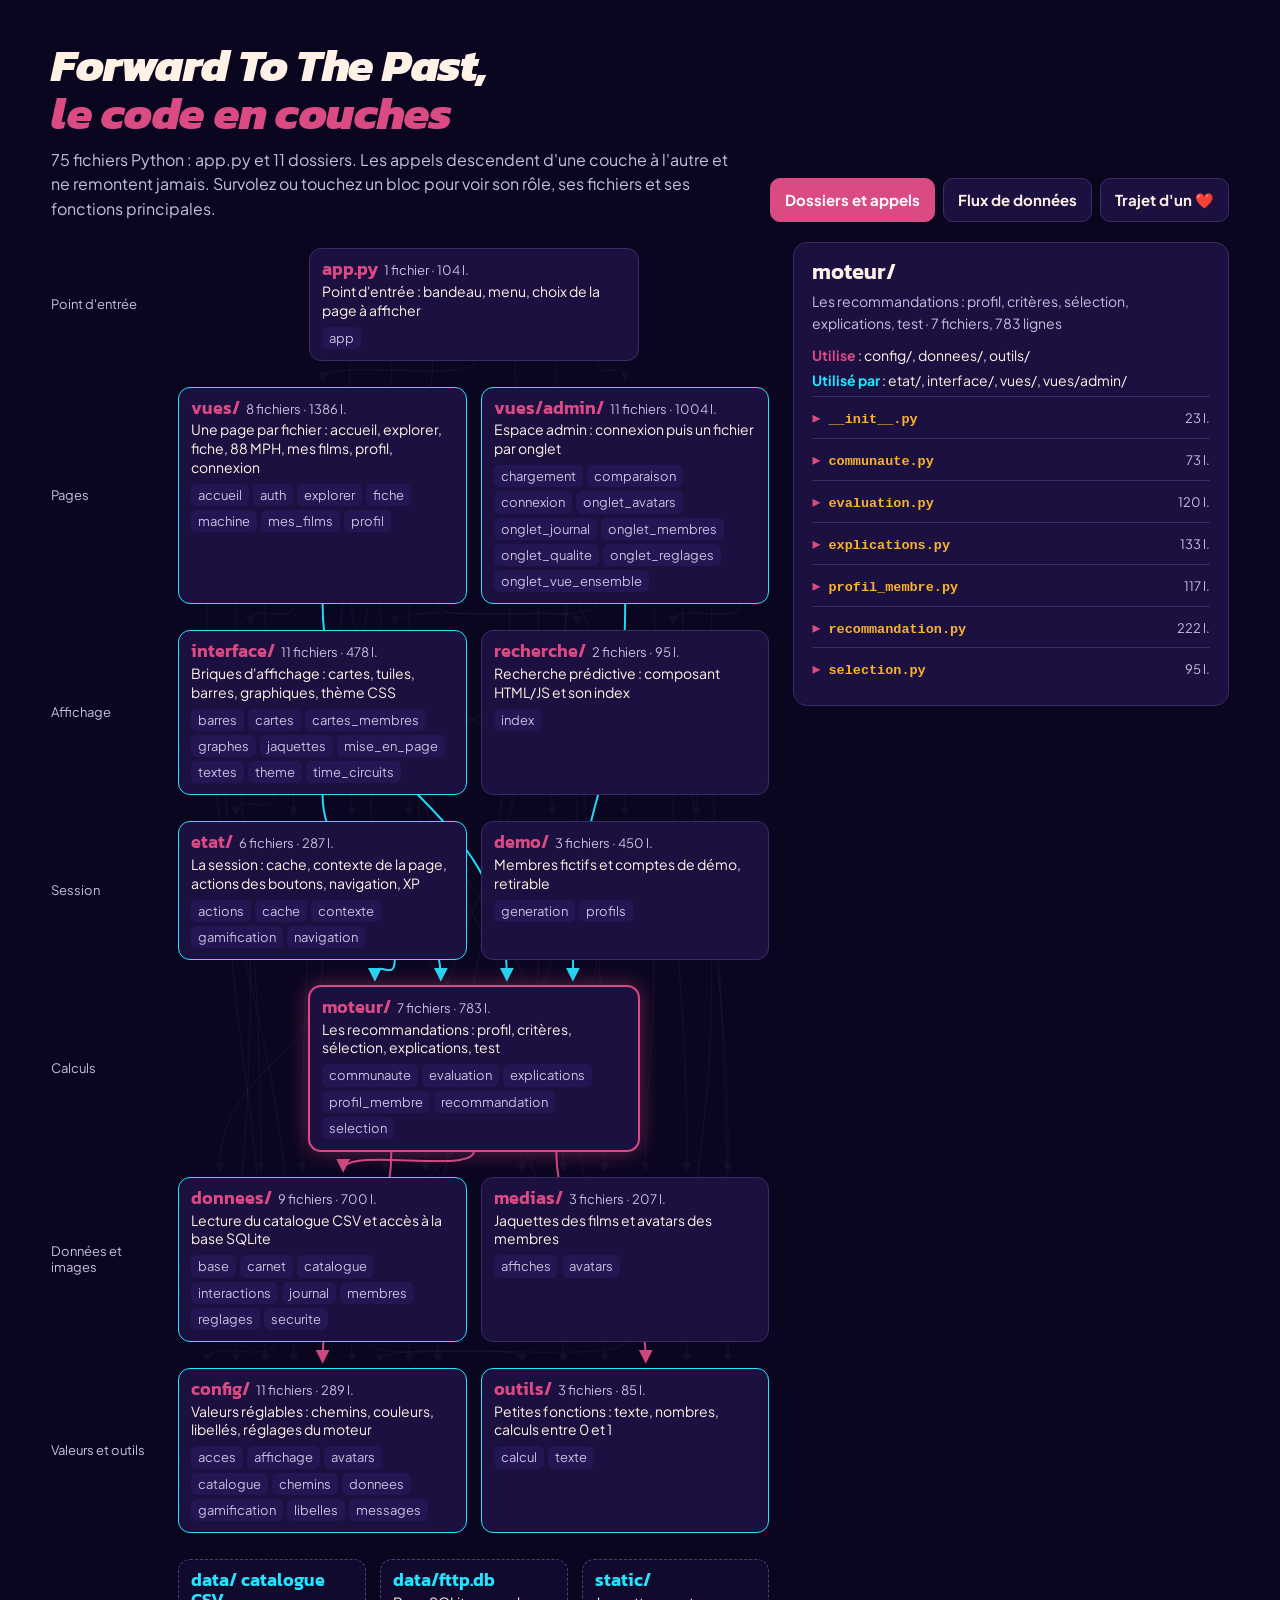
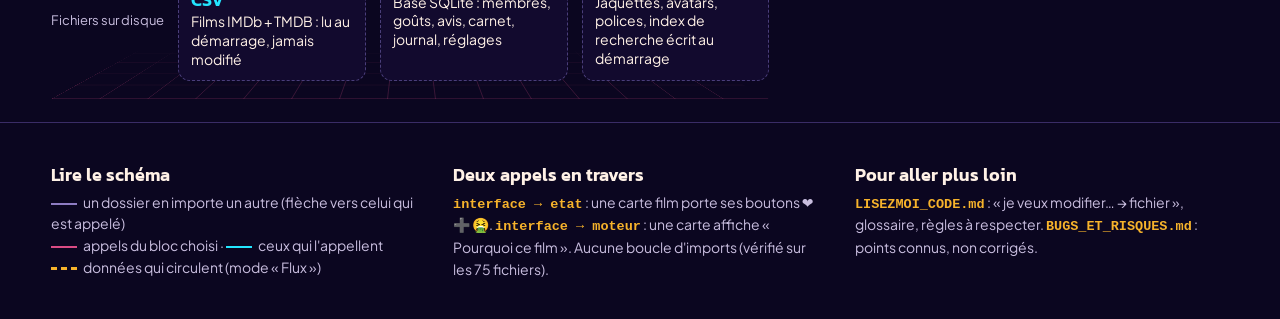
<file: architecture.html>
<!DOCTYPE html>
<html lang="fr">
<head>
<meta charset="utf-8">
<meta name="viewport" content="width=device-width, initial-scale=1">
<title>Architecture FTTP</title>
<link rel="preconnect" href="https://fonts.googleapis.com">
<link rel="stylesheet" href="https://fonts.googleapis.com/css2?family=Kanit:ital,wght@0,600;1,800&family=Plus+Jakarta+Sans:wght@400;600;700&display=swap">
<style>
/* VOICE  technique, pour un novice qui reprend le code : précis, aéré, rien de décoratif sans sens
   IDEA   le tableau de bord de la DeLorean : une pile de circuits, du point d'entrée jusqu'aux fichiers sur disque
   PICTURE le schéma des 11 dossiers et d'app.py en couches, fils d'appels et flux de données, jeton qui suit un clic ❤️
   COLOUR nuit #0B0620 (fond de l'app), cartes #1C1040, rose néon #DA4B84, turquoise #23E5FF, ambre #F7B32B
   TYPE   Kanit (titres, comme la bannière de l'app) + Plus Jakarta Sans (texte, comme l'app)
   LAYOUT ordinateur : schéma 62 % + panneau de détail collant ; téléphone : titre, schéma, panneau */
:root{color-scheme:dark;--bg:#0B0620;--carte:#1C1040;--carte2:#251552;--ligne:#3A2C66;--ink:#FFF1E6;--doux:#C9BEDF;--rose:#DA4B84;--teal:#23E5FF;--ambre:#F7B32B;--violet:#8E7CC3}
*{box-sizing:border-box;min-width:0}
html,body{margin:0;background:var(--bg);color:var(--ink)}
body{font:16px/1.55 "Plus Jakarta Sans",system-ui,sans-serif;overflow-x:clip}
.band{padding:clamp(20px,3.2vw,44px) max(4vw,16px)}
h1{font:italic 800 clamp(30px,4.4vw,46px)/1.05 Kanit,Impact,sans-serif;letter-spacing:-.01em;margin:0 0 10px;text-wrap:balance}
h1 b{color:var(--rose);font-weight:800}
h2{font:600 22px/1.2 Kanit,sans-serif;margin:0 0 6px}
.tete{display:grid;grid-template-columns:minmax(0,1fr) auto;gap:16px 32px;align-items:end;padding-bottom:12px}
.tete p{margin:0;color:var(--doux);max-width:66ch}
.modes{display:flex;flex-wrap:wrap;gap:8px}
.modes button,.nav button{font:700 15px "Plus Jakarta Sans",sans-serif;color:var(--ink);background:var(--carte);border:1px solid var(--ligne);border-radius:10px;padding:10px 14px;min-height:44px;cursor:pointer}
.modes button[aria-pressed=true]{background:var(--rose);border-color:var(--rose);color:#fff}
button:focus-visible,.bloc:focus-visible,summary:focus-visible,li:focus-visible{outline:2px solid var(--teal);outline-offset:2px}
.grille{display:grid;grid-template-columns:minmax(0,1.65fr) minmax(0,1fr);gap:24px;align-items:start;padding-top:8px}
.schema{position:relative;padding:6px 0 0}
#fils{position:absolute;inset:0;width:100%;height:100%;pointer-events:none;overflow:visible}
.couche{position:relative;display:grid;grid-template-columns:7.2em minmax(0,1fr);gap:12px;align-items:center;margin-bottom:26px}
.couche:last-child{margin-bottom:0}
.etiq{font-size:13px;color:var(--doux);line-height:1.25}
.rang{display:flex;gap:14px;justify-content:center;flex-wrap:wrap}
.bloc{position:relative;z-index:1;flex:1 1 0;max-width:330px;background:var(--carte);border:1px solid var(--ligne);border-radius:12px;padding:10px 12px 11px;cursor:pointer;transition:border-color .15s,box-shadow .15s,opacity .15s}
.bloc .nom{font:600 18px/1.1 Kanit,sans-serif;color:var(--rose)}
.bloc .nom small{font:400 13px "Plus Jakarta Sans",sans-serif;color:var(--doux);margin-left:6px;white-space:nowrap;display:inline-block}
.bloc .role{font-size:14px;line-height:1.35;margin-top:3px}
.bloc .puces{display:flex;flex-wrap:wrap;gap:4px;margin-top:7px}
.bloc .puces span{font-size:13px;padding:1px 7px;border-radius:6px;background:var(--carte2);color:var(--doux)}
.bloc.disque{background:#120A2E;border-style:dashed;border-color:#4A3E7A}
.bloc.disque .nom{color:var(--teal)}
.bloc.actif{border-color:var(--rose);box-shadow:0 0 0 1px var(--rose),0 0 22px rgba(218,75,132,.45)}
.bloc.lie{border-color:var(--teal)}
.bloc.eteint{opacity:.38}
.sol{position:absolute;left:0;right:0;bottom:-18px;height:96px;z-index:0;pointer-events:none;background:linear-gradient(transparent 0 0),repeating-linear-gradient(90deg,rgba(218,75,132,.22) 0 1px,transparent 1px 48px),repeating-linear-gradient(0deg,rgba(218,75,132,.22) 0 1px,transparent 1px 22px);transform:perspective(220px) rotateX(48deg);transform-origin:bottom;mask-image:linear-gradient(transparent,#000 70%)}
path.appel{fill:none;stroke:var(--violet);stroke-width:1.3;opacity:.28}
path.appel.sort{stroke:var(--rose);opacity:.95;stroke-width:2}
path.appel.entre{stroke:var(--teal);opacity:.95;stroke-width:2}
path.appel.cache{opacity:.06}
path.flux{fill:none;stroke:var(--ambre);stroke-width:3.2;stroke-dasharray:9 7;opacity:.9}
path.flux.vu{stroke:var(--teal);stroke-width:4;opacity:1}
path.trajet{fill:none;stroke:var(--rose);stroke-width:3;opacity:.9}
circle.jeton{fill:#fff;stroke:var(--rose);stroke-width:4}
@media (prefers-reduced-motion:no-preference){path.flux{animation:defile 1.1s linear infinite}circle.jeton{transition:cx .55s ease,cy .55s ease}}
@keyframes defile{to{stroke-dashoffset:-16}}
aside{position:sticky;top:12px;background:var(--carte);border:1px solid var(--ligne);border-radius:14px;padding:16px 18px;max-height:calc(100svh - 24px);overflow:auto}
aside .sous{color:var(--doux);font-size:14px;margin:0 0 10px}
aside .deps{font-size:14px;margin:4px 0}
aside .deps b{color:var(--teal);font-weight:700}
aside .deps b.r{color:var(--rose)}
details{border-top:1px solid var(--ligne);padding:8px 0}
summary{cursor:pointer;font-weight:700;list-style:none;display:flex;gap:8px;align-items:baseline}
summary::-webkit-details-marker{display:none}
summary::before{content:"▸";color:var(--rose)}
details[open] summary::before{content:"▾"}
summary .lg{margin-left:auto;font-weight:400;color:var(--doux);font-size:13px;white-space:nowrap}
details p{margin:4px 0 6px 16px;font-size:14px;color:var(--doux)}
details ul{margin:0 0 4px 16px;padding:0;list-style:none;font-size:14px}
details li{padding:2px 0}
code{font:600 13.5px/1.4 ui-monospace,Consolas,monospace;color:var(--ambre);overflow-wrap:anywhere}
ol.etapes,ul.flux{margin:10px 0 0;padding:0;list-style:none;counter-reset:e}
ol.etapes li,ul.flux li{counter-increment:e;display:grid;grid-template-columns:2em minmax(0,1fr);gap:6px;padding:7px 6px;border-radius:8px;cursor:pointer;font-size:14px}
ol.etapes li::before{content:counter(e);font:600 16px Kanit,sans-serif;color:var(--doux)}
ul.flux li::before{content:"⇢";color:var(--ambre);font-weight:700}
ol.etapes li.ici,ul.flux li.ici{background:var(--carte2)}
ol.etapes li.ici::before{color:var(--rose)}
ol.etapes li.fait::before{color:var(--teal)}
.grand{font:600 20px/1.3 Kanit,sans-serif;margin:6px 0 4px}
.nav{display:flex;gap:8px;flex-wrap:wrap;margin:10px 0 2px}
.nav button[disabled]{opacity:.4;cursor:default}
.pied{display:grid;grid-template-columns:repeat(auto-fit,minmax(15em,1fr));gap:18px 28px;color:var(--doux);font-size:14px;border-top:1px solid var(--ligne)}
.pied h2{color:var(--ink);font-size:18px}
.pied p{margin:0}
.cle{display:inline-block;width:26px;height:0;border-top:2px solid;vertical-align:middle;margin-right:6px}
@media (max-width:900px){.grille{grid-template-columns:minmax(0,1fr)}aside{position:static;max-height:none}.tete{grid-template-columns:minmax(0,1fr)}}
@media (max-width:600px){.couche{grid-template-columns:minmax(0,1fr);gap:4px;margin-bottom:22px}.etiq{text-align:center}.rang{gap:10px}.bloc{padding:8px 9px}.bloc .role{font-size:13px}.bloc .puces{display:none}.bloc .nom{font-size:16px}}
</style>
</head>
<body>
<header class="band tete">
  <div>
    <h1>Forward To The Past, <b>le code en couches</b></h1>
    <p>75 fichiers Python : app.py et 11 dossiers. Les appels descendent d'une couche à l'autre et ne remontent jamais.
      Survolez ou touchez un bloc pour voir son rôle, ses fichiers et ses fonctions principales.</p>
  </div>
  <div class="modes" role="group" aria-label="Affichage">
    <button id="m-appels" aria-pressed="true">Dossiers et appels</button>
    <button id="m-flux" aria-pressed="false">Flux de données</button>
    <button id="m-trajet" aria-pressed="false">Trajet d'un ❤️</button>
  </div>
</header>
<main class="band grille">
  <section class="schema" id="schema" aria-label="Schéma de l'architecture"><svg id="fils" aria-hidden="true"></svg></section>
  <aside id="panneau" aria-live="polite"></aside>
</main>
<section class="band pied">
  <div><h2>Lire le schéma</h2>
    <p><span class="cle" style="border-color:var(--violet)"></span>un dossier en importe un autre (flèche vers celui qui est appelé)</p>
    <p><span class="cle" style="border-color:var(--rose)"></span>appels du bloc choisi · <span class="cle" style="border-color:var(--teal)"></span>ceux qui l'appellent</p>
    <p><span class="cle" style="border-color:var(--ambre);border-top-style:dashed;border-top-width:3px"></span>données qui circulent (mode « Flux »)</p></div>
  <div><h2>Deux appels en travers</h2>
    <p><code>interface → etat</code> : une carte film porte ses boutons ❤️ ➕ 🤮. <code>interface → moteur</code> : une carte affiche « Pourquoi ce film ». Aucune boucle d'imports (vérifié sur les 75 fichiers).</p></div>
  <div><h2>Pour aller plus loin</h2>
    <p><code>LISEZMOI_CODE.md</code> : « je veux modifier… → fichier », glossaire, règles à respecter. <code>BUGS_ET_RISQUES.md</code> : points connus, non corrigés.</p></div>
</section>
<script type="application/json" id="donnees">{"fichiers":{"app":[{"n":"app.py","l":104,"r":"Forward To The Past · ciné-club. Lancer avec : python -m streamlit run app.py","f":[["etat_initial","Valeurs de départ de la session : détection mobile au premier chargement, page d'accueil."],["entete","Bandeau du haut : logo, interrupteur Mobile, bouton Admin, puis menu des pages et compte du membre."],["main","Point d'entrée : thème, catalogue, base (démo créée si vide), contexte, puis la page demandée."]]}],"config":[{"n":"__init__.py","l":5,"r":"Configuration : valeurs fixes de l'app (réglages, libellés, chemins). Aucun calcul ici.","f":[]},{"n":"acces.py","l":10,"r":"Accès et sécurité des écrans de connexion : nombre d'essais, durée de blocage, code admin de démonstration.","f":[]},{"n":"affichage.py","l":44,"r":"Constantes d'affichage partagées : emoji des genres, libellés des décennies, boutons de réaction, couleurs.","f":[]},{"n":"avatars.py","l":36,"r":"Galerie d'avatars d'origine : catégories, libellés, avatar par défaut, anciennes clés des versions précédentes.","f":[]},{"n":"catalogue.py","l":27,"r":"Paramètres du catalogue de films (fichier CSV) : nom, emplacements possibles, colonnes obligatoires, libellés.","f":[]},{"n":"chemins.py","l":17,"r":"Emplacements des dossiers et adresses web de l'app, calculés une fois depuis la racine du projet.","f":[]},{"n":"donnees.py","l":16,"r":"Constantes de la base de données : sécurité des mots de passe, types d'interactions, tranches d'âge, lieux.","f":[]},{"n":"gamification.py","l":8,"r":"Niveaux de la gamification : (points d'expérience minimum, titre du niveau).","f":[]},{"n":"libelles.py","l":43,"r":"Libellés et listes de choix des écrans : préférences, tris, onglets, humeurs, sauts dans le temps, étapes…","f":[]},{"n":"messages.py","l":16,"r":"Messages (toasts) affichés après une réaction ❤️ ➕ 🤮 ou « déjà vu » : (type, ajouté ?) → (icône, texte).","f":[]},{"n":"reglages_moteur.py","l":67,"r":"Réglages du moteur de recommandation : valeurs d'usine, curseurs de l'admin, profils prêts à l'emploi.","f":[]}],"demo":[{"n":"__init__.py","l":14,"r":"Démonstration : 180 membres fictifs et 8 comptes de démo, pour que l'app soit vivante dès le premier lancement.","f":[]},{"n":"generation.py","l":349,"r":"Génère des membres fictifs cohérents pour la démo (préférences, j'aime, notes, liste, connexions).","f":[["generer","Crée `nb` membres fictifs et toute leur activité. L'ordre des étapes fixe l'ordre des tirages au"],["main","Commande terminal : vérifie le catalogue et la base, génère les membres et affiche le bilan."]]},{"n":"profils.py","l":87,"r":"Données de démonstration : comptes de démo, prénoms, noms, villes, « tribus » de goûts, avis types.","f":[]}],"donnees":[{"n":"__init__.py","l":5,"r":"Données : base SQLite (un fichier par table ou sujet) et lecture du catalogue CSV.","f":[]},{"n":"base.py","l":132,"r":"Base SQLite : emplacement du fichier, structure des tables, ouverture des connexions, lectures libres.","f":[["maintenant","Date et heure actuelles au format de la base (« AAAA-MM-JJ HH:MM:SS »)."],["connexion","Ouvre la base SQLite le temps d'un bloc `with` : valide si tout va bien, annule sinon."],["initialiser","Crée les tables si besoin et met à niveau une base d'une version précédente."],["nb_membres","Nombre de comptes enregistrés (réels et fictifs)."],["requete","Lecture seule pour les statistiques admin."]]},{"n":"carnet.py","l":40,"r":"Carnet de séance (table seances) : date, lieu, note et avis d'un film vu ; une séance vaut « déjà vu » pour le moteur.","f":[["seances","{tconst: {date_seance, lieu, note, avis}} du plus récent au plus ancien."],["enregistrer_seance","Ajoute ou met à jour une séance ; elle vaut « vu » et, si notée, une note pour le moteur."],["retirer_seance","Supprime la séance d'un film et les « vu » / notes ajoutés par le carnet."]]},{"n":"catalogue.py","l":192,"r":"Catalogue de films : recherche du fichier CSV, contrôle et nettoyage des colonnes, index (genres, personnes, résumés TF-IDF) et recherche par titre ou par nom.","f":[["chemin_csv","Chemin explicite (FTTP_CATALOGUE), puis dossier data/ du projet, puis Drive officiel."],["Catalogue","Le catalogue en mémoire : le tableau des films et, pour le moteur, des colonnes prêtes au calcul"],["lire_catalogue","Lit et contrôle le CSV (colonnes, clés IMDb) puis construit le Catalogue."]]},{"n":"interactions.py","l":68,"r":"Avis des membres (table interactions) : ❤️ j'aime, 🤮 pas pour moi, ➕ à voir, déjà vu, notes.","f":[["interactions","{type: {tconst: valeur}} pour un membre."],["basculer","Active/désactive une interaction. Retourne True si elle est maintenant active."],["noter","Enregistre, remplace ou efface (note=None) la note d'un membre pour un film."],["toutes_interactions","Toutes les interactions (pour le filtrage collaboratif et les stats admin)."],["version_communaute","Empreinte légère qui change dès qu'une interaction est ajoutée ou retirée (clé de cache)."]]},{"n":"journal.py","l":20,"r":"Journal d'activité (table evenements) : connexions, recherches, fiches ouvertes, actions de l'admin.","f":[["journaliser","Ajoute un événement au journal d'activité (détail converti en JSON si besoin)."]]},{"n":"membres.py","l":168,"r":"Membres (tables utilisateurs et preferences) : inscription, connexion, profil, goûts déclarés, export et suppression RGPD, comptes de démonstration.","f":[["creer_membre","Crée un compte avec ses préférences et ses coups de cœur ; renvoie son identifiant."],["email_existe","Vrai si un compte utilise déjà cette adresse (sans tenir compte des majuscules)."],["authentifier","Vérifie e-mail + mot de passe ; renvoie l'identifiant du membre ou None."],["membre","Fiche complète d'un membre (dictionnaire), ou None s'il n'existe pas."],["modifier_membre","Met à jour les champs autorisés du profil (prénom, pseudo, avatar…) ; ignore les autres."],["changer_mdp","Remplace le mot de passe si l'ancien est correct ; renvoie True si c'est fait."],["supprimer_membre","Droit à l'effacement (RGPD art. 17) : supprime le membre, ses préférences et interactions."],["export_membre","Droit d'accès / portabilité (RGPD art. 15 et 20) : toutes les données du membre, hors hash."],["ecrire_preferences","Écrit (ou remplace) les préférences d'un membre dans une connexion déjà ouverte."],["enregistrer_preferences","Enregistre les préférences modifiées depuis le profil et le note au journal."],["preferences","Préférences déclarées d'un membre (valeurs « indifférent » s'il n'en a pas)."],["membres_demo","Les 8 comptes de démonstration proposés sur la page d'accueil publique."],["connecter_demo","Connexion en un clic, réservée aux comptes de démonstration (est_demo = 1)."],["liste_pour_selection","Tous les membres pour les listes déroulantes de l'admin : comptes démo d'abord, puis réels, puis fictifs."]]},{"n":"reglages.py","l":36,"r":"Réglages du moteur enregistrés par l'admin (table parametres) : lecture, écriture, date de modification.","f":[["lire_parametres","Réglages du moteur enregistrés par l'admin, complétés par les valeurs par défaut."],["ecrire_parametres","Enregistre les réglages du moteur et le note au journal."],["date_parametres","Date du dernier enregistrement des réglages, ou None."]]},{"n":"securite.py","l":39,"r":"Mots de passe : empreinte PBKDF2-SHA256 (600 000 itérations, sel unique — recommandation OWASP), vérification, robustesse.","f":[["hacher","Empreinte PBKDF2-SHA256 salée du mot de passe (le mot de passe n'est jamais stocké)."],["verifier","Vrai si le mot de passe correspond à l'empreinte stockée (comparaison à temps constant)."],["robustesse","Score 0-4 et libellé, pour la jauge à l'inscription."]]}],"etat":[{"n":"__init__.py","l":5,"r":"État de l'app : cache, contexte de la page, actions des boutons, navigation, gamification.","f":[]},{"n":"actions.py","l":71,"r":"Actions des boutons (callbacks) : ❤️ ➕ 🤮 vu, note, carnet de séance, et messages (toasts) qui les confirment.","f":[["annoncer","Met un toast en file d'attente. Un callback ne doit rien afficher lui-même : pendant la relance"],["afficher_toasts","Affiche puis vide les messages en attente (posés par annoncer pendant un clic)."],["basculer","Ajoute ou retire une réaction (❤️, ➕, 🤮, vu) pour le membre connecté, avec message."],["noter","Enregistre la note choisie avec les étoiles (0 à 4 à l'écran → 1 à 5 en base)."],["enregistrer_seance","Enregistre la séance saisie dans le carnet (date, lieu, note, avis)."],["retirer_seance","Retire la séance d'un film du carnet du membre connecté."]]},{"n":"cache.py","l":66,"r":"Chargements mis en mémoire (cache Streamlit) : catalogue de films, communauté des membres, réglages du moteur.","f":[["catalogue","Catalogue prêt à l'emploi : CSV du dossier data/, sinon fichier déposé par l'utilisateur ;"],["communaute","Données communautaires à jour (recalculées seulement si les interactions ont changé)."],["parametres","Réglages actuels du moteur."]]},{"n":"contexte.py","l":61,"r":"Contexte d'une exécution de page (Ctx) : catalogue, communauté, réglages, affichage mobile, et le membre connecté (fiche, préférences, avis, profil moteur, carnet). Construit une fois au début de chaque affichage.","f":[["Ctx","Tout ce dont une page a besoin, construit une fois par affichage : catalogue, communauté, réglages,"],["construire","Construit le contexte de la page ; déconnecte si le compte a été supprimé entre-temps."]]},{"n":"gamification.py","l":48,"r":"Gamification : points d'expérience (XP), niveau atteint et badges avec leur progression.","f":[["xp","Points d'expérience : 50 au départ + points par réaction, note, vu et connexion (plafonnée)."],["niveau","(numéro, titre, progression vers le niveau suivant 0-1, points restants)."],["badges","Badges avec progression : icône, titre, condition, valeur atteinte, objectif."]]},{"n":"navigation.py","l":36,"r":"Navigation entre les écrans (mémorisée dans la session) : aller à une page, ouvrir une fiche film, revenir, se déconnecter.","f":[["ouvrir_fiche","Ouvre la fiche d'un film en retenant la page d'où l'on vient (pour « Retour »)."],["aller","Change de page et ferme la fiche ouverte."],["retour","Bouton « ← Retour » de la fiche film : revient à la page d'où elle a été ouverte."],["deconnecter","Oublie le membre et les étapes en cours, puis revient à l'accueil."]]}],"interface":[{"n":"__init__.py","l":6,"r":"Interface : tout ce qui se voit à l'écran — thème CSS (dossier style/) et briques réutilisables (cartes, tuiles, barres, jaquettes, graphiques, Time Circuits). Elles dessinent, elles ne décident pas.","f":[]},{"n":"barres.py","l":32,"r":"Barres de répartition colorées avec légende (« recette » du moteur, goûts d'un membre) et pastilles de goûts.","f":[["barre","Barre de répartition colorée + légende (« recette » du moteur, goûts d'un membre)."],["gouts_html","Puces « genre + pourcentage » des 5 goûts principaux (vide s'il n'y en a pas)."]]},{"n":"cartes.py","l":95,"r":"Cartes film (affiche, réactions ❤️ ➕ 🤮, score, chiffres) et grilles de cartes ; ligne compacte de « Mes films ».","f":[["reactions","Ligne « année · genre » + boutons ❤️ ➕ 🤮 (clé des boutons : <prefixe>_<type>_<suffixe>). Carte et fiche film."],["carte","Carte d'un film : jaquette cliquable, note, entrées, raison de la recommandation et boutons de réaction"],["grille","Rangée de cartes ; message « Rien à afficher » si la liste est vide."],["ligne_film","Carte-ligne : un clic ouvre la fiche, la corbeille (en bas à droite) retire le film de la liste."]]},{"n":"cartes_membres.py","l":35,"r":"Cartes membres (« Qui passe la séance ce soir ? », jumeaux ciné) et galerie d'avatars cliquable.","f":[["carte_membre_html","Carte d'un membre ou d'un avatar (image, nom, pseudo, genres, mention)."],["carte_membre_cliquable","Carte HTML recouverte d'un bouton invisible qui déclenche `rappel(*args)`."],["grille_avatars","Grille des avatars d'une catégorie ; un clic appelle `rappel(cle_avatar)`."]]},{"n":"graphes.py","l":30,"r":"Thème Plotly commun : lisible d'abord (marges automatiques, textes contrastés, grilles discrètes).","f":[["theme","Applique le thème néon commun (fond, police, marges, légende, info-bulles) à un graphique."]]},{"n":"jaquettes.py","l":32,"r":"Bandes de jaquettes non cliquables, avec pastilles (🆕, ↑2, ✅…) : aperçus et tests de l'admin.","f":[["jaquettes","Bande de jaquettes non cliquables, avec pastille (🆕, ↑2, ✅…) et classe CSS par film."]]},{"n":"mise_en_page.py","l":44,"r":"Éléments de mise en page : titre de section (avec sous-titre) et grande bannière d'accueil (DeLorean).","f":[["section","Titre de rubrique avec sous-titre facultatif."],["banniere","Grande bannière d'en-tête de page (pastille, titre sur deux lignes, texte)."],["colonnes","Colonnes sur ordinateur, blocs empilés sur mobile."],["selon_ecran","Choisit la valeur adaptée à l'écran : valeurs = (ordinateur, mobile), par exemple FILMS_PAR_RANGEE = (4, 2)."]]},{"n":"textes.py","l":57,"r":"Petits morceaux de texte et de HTML des films : logo, année · genre · durée, note, origine, étoiles, résumé court.","f":[["logo_html","Logo texte du bandeau."],["meta_film","Ligne courte « année · genre · durée » d'un film (éléments inconnus omis)."],["note_txt","Note au format français « 7,4 » (vide si inconnue)."],["origine_txt","Libellé de l'origine de production (ex. « France », « Coproduction »)."],["etoiles","Note de 0 à 5 dessinée en étoiles pleines et vides."],["resume_court","« Réalisé par … », ou à défaut le titre original."],["balise_affiche","Balise <img> d'une affiche (le titre est gardé dans data-t) ; « paresseuse » = chargée seulement quand visible."]]},{"n":"theme.py","l":60,"r":"Thème visuel « Vice ciné-club 88 MPH » : assemble le CSS de l'app à partir des fichiers de interface/style/.","f":[["style","CSS injecté dans le flux principal (un st.html « style seul » irait dans le conteneur d'événements,"],["injecter_theme","Injecte le CSS de base, plus le CSS mobile et le cadre de téléphone si besoin."]]},{"n":"time_circuits.py","l":59,"r":"Time Circuits de la DeLorean (88 MPH › Convecteur) : trois rangées d'afficheurs DESTINATION / PRESENT / LAST TIME DEPARTED.","f":[["moment","Une date au format des Time Circuits : NOV 22 1984 · PM · 08:41."],["circuits_temps","Les trois rangées des Time Circuits. rang : couleur (r/v/a), plaque, apres (moment), avant (moment, optionnel),"]]},{"n":"tuiles.py","l":28,"r":"Tuiles de chiffres : tuile simple (Mon Rewind, carnet), carte KPI et tuile de score de l'admin.","f":[["tuile","Tuile de chiffre clé : titre, grande valeur, détail."],["tuile_kpi","Carte KPI : même structure pour toutes (titre / valeur / pastille) → textes alignés d'une carte à l'autre."],["tuile_score","Tuile de score de l'admin (qualité, simulation) : titre, grande valeur, puis lignes de détail (HTML déjà prêt)."]]}],"medias":[{"n":"__init__.py","l":5,"r":"Médias : images de l'app (avatars des membres, affiches des films).","f":[]},{"n":"affiches.py","l":25,"r":"Affiches des films : image locale (static/affiches, fonctionne sans internet) sinon serveur d'images TMDB.","f":[["affiches_locales","Noms des jaquettes présentes dans static/affiches (ensemble vide si le dossier manque)."],["url_affiche","Affiche locale vérifiée (static/affiches, fonctionne hors-ligne) sinon serveur d'images TMDB."]]},{"n":"avatars.py","l":177,"r":"Galerie d'avatars façon « Qui regarde ? » de Netflix, extensible depuis l'espace admin.","f":[["catalogue","{clé: {libelle, categorie, actif}} dans l'ordre d'affichage (actifs seulement par défaut)."],["enregistrer_meta","Écrit la description des avatars et vide les caches correspondants."],["categories","Catégories d'avatars présentes, dans l'ordre prévu puis les nouvelles par ordre alphabétique."],["par_categorie","Clés des avatars d'une catégorie (toutes si None ou « Tous »)."],["cle_valide","Clé d'avatar existante : convertit les anciennes clés, sinon avatar par défaut."],["nom","Libellé lisible d'un avatar."],["url","Adresse web de l'image d'un avatar."],["data_uri","Image de l'avatar intégrée au HTML (miniature si elle existe) ; vide si illisible."],["img","Balise <img> carrée d'un avatar, à la taille demandée."],["decouper_planche","Découpe une planche de portraits en cases, en repérant les coutures entre images."],["importer_planche","Découpe, enregistre les 6 avatars et les ajoute au catalogue. Retourne les nouvelles clés."],["apercu_planche","Aperçu du découpage d'une planche avant import (même découpage que l'import)."]]}],"moteur":[{"n":"__init__.py","l":23,"r":"Moteur de recommandation 2.0 du ciné-club Forward To The Past.","f":[]},{"n":"communaute.py","l":73,"r":"Filtrage collaboratif : matrice membres × films des « j'aime », films aimés par les mêmes membres, membres aux goûts proches (« jumeaux ciné »), tendances des 30 derniers jours.","f":[["Communaute","Matrice membres × films des « j'aime » (j'aime + notes ≥ 4)."]]},{"n":"evaluation.py","l":120,"r":"Évaluation hors-ligne du moteur (onglet admin « Qualité du moteur ») : on cache 20 % des films aimés de chaque membre et on mesure si le moteur les retrouve, comparé à « les plus populaires » et « au hasard ».","f":[["evaluer","Cache 20 % des films aimés de chaque membre et mesure si le moteur les retrouve dans son top k."]]},{"n":"explications.py","l":133,"r":"Explications « Pourquoi ce film ? » : traduit les critères qui ont le plus pesé en phrases lisibles (« 🎭 Même genre : Comédie », « 🌟 Avec Jean Reno »…), de la plus forte à la plus faible contribution.","f":[["pourquoi","Raisons lisibles, de la plus forte à la plus faible contribution."]]},{"n":"profil_membre.py","l":117,"r":"Profil d'un membre pour le moteur : goûts déclarés à l'inscription + signaux laissés dans l'app (❤️, notes, ➕, 🤮), avec plus de poids pour les actions récentes ; répartition de ses goûts par genre.","f":[["Profil","Le membre vu par le moteur : préférences déclarées et signaux laissés dans l'app"],["profil_membre","Construit le profil à partir des préférences déclarées et des interactions {type: {tconst: valeur}}."],["poids_recence","Poids 1 pour l'action la plus récente, divisé par 2 toutes les « 40 / réactivité » actions (0 = pas d'effet)."],["gouts","Répartition des goûts du membre par genre (somme = 1) : déclarés + signaux récents − « pas pour moi »."]]},{"n":"recommandation.py","l":222,"r":"Les deux modes du moteur. « Tu as aimé X ? » (similaires : film → films proches) et « Pour toi » (pour_toi : membre → films). Chaque critère vaut entre 0 et 1 ; les réglages de l'admin sont des poids (0 à 10).","f":[["Resultat","Résultat d'une recommandation : films choisis, score de chaque film du catalogue, valeur de chaque critère"],["credit_commun","Bonus de chaque film selon les personnes (acteurs ou réalisateurs) qu'il partage avec la liste `ids` ;"],["similaires","« Tu as aimé X ? » : note chaque film selon sa ressemblance avec le film i, puis sélectionne."],["pour_toi","« Pour toi » : chaque critère donne une note entre 0 et 1 à chaque film pour ce membre ; le score est"]]},{"n":"selection.py","l":95,"r":"Classement final d'une recommandation : pertinence, diversité (méthode MMR : pas 10 films quasi identiques), calibrage sur les proportions de goûts du membre, et règle « un autre volet de la saga ».","f":[["selectionner","Classement final : pertinence, diversité (MMR) et, en mode membre, calibrage sur les proportions de goûts."]]}],"outils":[{"n":"__init__.py","l":5,"r":"Outils : petites fonctions pures (texte, calcul) sans dépendance au reste du projet.","f":[]},{"n":"calcul.py","l":30,"r":"Petits calculs numériques réutilisés par le moteur et les données de démo.","f":[["proximite","1 quand la valeur égale la référence, puis décroît jusqu'à 0 à « ecart_max » d'écart (NaN → 0)."],["ramener_entre_0_et_1","Divise par le maximum (le meilleur vaut 1) ; « exclure » met d'abord ces positions à 0."],["rang_percentile","Rang de chaque valeur entre 0 et 1 (1 = la plus grande), ex-aequo au rang moyen."]]},{"n":"texte.py","l":50,"r":"Petites fonctions de texte réutilisées partout (aucune dépendance au reste du projet).","f":[["normaliser","Texte comparable : minuscules, sans accents ni ponctuation (« Élan & Co » → « elan co »)."],["format_entrees","Nombre d'entrées lisible : 950 → « 950 », 12 500 → « 12 k », 1 250 000 → « 1,2 M »."],["date_fr","Date ISO « 2026-02-03 » → « 03/02/2026 » (texte vide si la date est absente ou incomplète)."],["annee_ou_vide","Année en texte (« 1985 »), ou chaîne vide si elle est inconnue (NaN)."],["annee_entre_parentheses","« (1985) » précédé d'une espace, pour écrire « Titre (1985) » ; rien si l'année est inconnue (NaN)."],["annee_txt","Année d'un film en texte, ou « — » si elle est inconnue (NaN)."],["nombre_fr","Nombre avec espace pour les milliers : 7356 → « 7 356 »."]]}],"recherche":[{"n":"__init__.py","l":45,"r":"Recherche prédictive (titre, vignette, année) : petit composant HTML/JS sans dépendance.","f":[["champ","Affiche la barre de recherche ; renvoie le choix de l'utilisateur une seule fois (sinon None)."],["premier","Position du meilleur film pour ce texte, ou None."]]},{"n":"index.py","l":50,"r":"Index de la recherche prédictive : exporte une fois le catalogue (films triés par popularité + personnes) en JSON dans static/, pour que le navigateur filtre à chaque lettre sans relancer la page.","f":[["fichier_index","Fichier d'index du champ de recherche, recréé seulement si le catalogue change."]]}],"vues":[{"n":"__init__.py","l":6,"r":"Vues : une page de l'app par fichier (accueil, explorer, fiche, 88 MPH, mes films, profil, connexion / inscription) et le dossier admin. Chaque page assemble les briques d'interface et le moteur.","f":[]},{"n":"accueil.py","l":157,"r":"Page « Pour toi » (accueil du membre) : bannière puis rubriques de recommandations en grilles de 4 (sélection perso, parce que tu as aimé, tendances, jumeau ciné, décennie, pépites, cinéma français, sagas).","f":[["afficher","Page d'accueil : bannière, puis chaque rubrique l'une sous l'autre (une rubrique vide ne s'affiche pas)."]]},{"n":"auth.py","l":316,"r":"Accueil public, connexion et inscription en 5 étapes (façon Spotify + Netflix).","f":[["afficher","Accueil public : bannière, comptes de démo, connexion et inscription (ou l'assistant en cours)."],["assistant","Assistant d'inscription : barre d'étapes puis l'étape en cours (5 étapes)."]]},{"n":"explorer.py","l":121,"r":"Explorer : recherche (titre, acteur, réalisateur), filtres et tri — dont « Pour toi ».","f":[["afficher","Page Explorer : champ de recherche, filtres, tri, puis la grille paginée (« Charger N films de plus »)."]]},{"n":"fiche.py","l":135,"r":"Fiche film en pleine page (style V8) : affiche, réactions, infos, carnet de séance, « pourquoi », films proches.","f":[["afficher","Fiche d'un film : retour, affiche + réactions, infos + carnet, « Pourquoi ce film ? », films similaires."]]},{"n":"machine.py","l":224,"r":"Machine à remonter le temps : « Tu as aimé… ? », destination année, convecteur temporel.","f":[["afficher","Page 88 MPH : 3 onglets (Tu as aimé… ?, Destination année, Convecteur temporel)."]]},{"n":"mes_films.py","l":161,"r":"Mes films : carnet de séance, favoris, à voir, pas pour moi — lignes compactes, recherche, filtre et tri.","f":[["afficher","Page Mes films : carnet de séance puis un onglet par liste (favoris, à voir, pas pour moi)."]]},{"n":"profil.py","l":266,"r":"Profil : en-tête avec grand avatar, Mon Rewind, jumeaux ciné, badges, préférences, avatar, infos, RGPD.","f":[["afficher","Page Profil : en-tête (niveau, XP), Mon Rewind, jumeaux ciné, badges, puis 4 onglets de réglages."]]}],"vues_admin":[{"n":"__init__.py","l":55,"r":"Espace admin (accès par code) : statistiques des membres, réglages vulgarisés du moteur, qualité, avatars, journal & base. Ce fichier aiguille vers un fichier par onglet.","f":[["afficher","Espace admin : écran de connexion, puis en-tête et les 6 onglets."]]},{"n":"chargement.py","l":36,"r":"Espace admin › chargement des données de la base en tableaux (membres, avis, journal, préférences, séances) et filtre « membres réels seulement ».","f":[["charger","Lit en une fois tout ce qu'affichent les onglets : membres, interactions, événements, préférences, séances."],["filtrer","Mêmes données limitées aux membres réels (sauf si les fictifs sont inclus)."]]},{"n":"comparaison.py","l":32,"r":"Espace admin › comparaison de deux classements : pastilles 🆕 nouveau, ↑ monte, ↓ descend, et bilan chiffré.","f":[["comparer_classements","Pastilles 🆕 / ↑ / ↓ du classement « après » comparé à « avant »."],["bilan_html","Puces « nouveaux / montent / descendent / identiques » d'une comparaison de classements."]]},{"n":"connexion.py","l":57,"r":"Espace admin › écran du code d'accès (5 essais puis 60 s d'attente) et mot de passe attendu.","f":[["mdp_attendu","Mot de passe admin : secrets.toml > variable d'environnement > « 007 » (démo)."],["afficher","Écran « Accès réservé » : saisie du mot de passe admin, blocage après trop d'essais."]]},{"n":"onglet_avatars.py","l":56,"r":"Espace admin › onglet 🖼️ Avatars : import d'une planche 3 × 2 découpée automatiquement, renommer, classer, masquer.","f":[["afficher","Onglet 🖼️ Avatars : import d'une planche découpée automatiquement, galerie, renommage."]]},{"n":"onglet_journal.py","l":56,"r":"Espace admin › onglet 📜 Journal & base : journal d'activité filtrable, taille de la base, copie téléchargeable, régénération des membres fictifs (démo).","f":[["afficher","Onglet 📜 Journal : derniers événements filtrables et régénération des membres fictifs."]]},{"n":"onglet_membres.py","l":119,"r":"Espace admin › onglet 👥 Membres : tableau filtrable, export CSV, fiche détaillée d'un membre (goûts, recommandations actuelles, export RGPD, suppression).","f":[["afficher","Onglet complet : filtres, tableau des membres (une ligne cliquable par membre), export, puis le détail."]]},{"n":"onglet_qualite.py","l":105,"r":"Espace admin › onglet 🧪 Qualité du moteur : test hors-ligne (on cache 20 % des films aimés), scores, graphique, exemple concret pour un membre, puis simulation « le membre a-t-il la main ? ».","f":[["afficher","Onglet 🧪 Qualité : explication en 3 étapes, test du moteur, résultats et exemple concret."]]},{"n":"onglet_reglages.py","l":164,"r":"Espace admin › onglet 🎛️ Réglages du moteur : recette du moteur, profils prêts à l'emploi, curseurs rangés en cartes, brouillon / enregistrement, et aperçu en direct (réglages enregistrés vs brouillon).","f":[["lire_brouillon","Réglages en cours de modification (pas encore enregistrés)."],["afficher","Onglet 🎛️ Réglages : recette en un clic, cartes de réglages, enregistrement, aperçu."]]},{"n":"onglet_vue_ensemble.py","l":207,"r":"Espace admin › onglet 📊 Vue d'ensemble : 6 indicateurs clés et 9 graphiques sur les membres.","f":[["afficher","Onglet complet : interrupteur « membres fictifs », 6 indicateurs puis les graphiques, rangée par rangée."]]},{"n":"simulation.py","l":117,"r":"Espace admin › simulation sans rien enregistrer : on rejoue la sélection « Pour toi » d'un membre après une action fictive (aime 5 films, en rejette 5, change ses genres) et on mesure l'effet.","f":[["afficher","Simulation : choix d'un membre et d'une action, puis sélection avant / après, sans rien enregistrer."]]}]},"appels":[["app","demo"],["app","donnees"],["app","etat"],["app","interface"],["app","medias"],["app","vues"],["app","vues_admin"],["demo","config"],["demo","donnees"],["demo","medias"],["demo","outils"],["donnees","config"],["donnees","outils"],["etat","config"],["etat","donnees"],["etat","moteur"],["interface","config"],["interface","etat"],["interface","medias"],["interface","moteur"],["interface","outils"],["medias","config"],["moteur","config"],["moteur","donnees"],["moteur","outils"],["recherche","config"],["recherche","medias"],["vues","config"],["vues","demo"],["vues","donnees"],["vues","etat"],["vues","interface"],["vues","medias"],["vues","moteur"],["vues","outils"],["vues","recherche"],["vues_admin","config"],["vues_admin","demo"],["vues_admin","donnees"],["vues_admin","etat"],["vues_admin","interface"],["vues_admin","medias"],["vues_admin","moteur"],["vues_admin","outils"],["vues_admin","recherche"]]}</script>
<script>
{
const D = JSON.parse(document.getElementById("donnees").textContent);
const BLOCS = {
  app: ["app.py", "Point d'entrée : bandeau, menu, choix de la page à afficher"],
  vues: ["vues/", "Une page par fichier : accueil, explorer, fiche, 88 MPH, mes films, profil, connexion"],
  vues_admin: ["vues/admin/", "Espace admin : connexion puis un fichier par onglet"],
  interface: ["interface/", "Briques d'affichage : cartes, tuiles, barres, graphiques, thème CSS"],
  recherche: ["recherche/", "Recherche prédictive : composant HTML/JS et son index"],
  etat: ["etat/", "La session : cache, contexte de la page, actions des boutons, navigation, XP"],
  demo: ["demo/", "Membres fictifs et comptes de démo, retirable"],
  moteur: ["moteur/", "Les recommandations : profil, critères, sélection, explications, test"],
  donnees: ["donnees/", "Lecture du catalogue CSV et accès à la base SQLite"],
  medias: ["medias/", "Jaquettes des films et avatars des membres"],
  config: ["config/", "Valeurs réglables : chemins, couleurs, libellés, réglages du moteur"],
  outils: ["outils/", "Petites fonctions : texte, nombres, calculs entre 0 et 1"],
  csv: ["data/ catalogue CSV", "Films IMDb + TMDB : lu au démarrage, jamais modifié"],
  bdd: ["data/fttp.db", "Base SQLite : membres, goûts, avis, carnet, journal, réglages"],
  statique: ["static/", "Jaquettes, avatars, polices, index de recherche écrit au démarrage"]
};
const COUCHES = [
  ["Point d'entrée", ["app"]], ["Pages", ["vues", "vues_admin"]], ["Affichage", ["interface", "recherche"]],
  ["Session", ["etat", "demo"]], ["Calculs", ["moteur"]], ["Données et images", ["donnees", "medias"]],
  ["Valeurs et outils", ["config", "outils"]], ["Fichiers sur disque", ["csv", "bdd", "statique"]]
];
const FLUX = [
  ["csv", "donnees", "Le CSV devient le Catalogue (donnees/catalogue.py), gardé en mémoire par etat/cache.py"],
  ["donnees", "moteur", "Catalogue : colonnes et index prêts au calcul (années, genres, acteurs, résumés)"],
  ["moteur", "vues", "Resultat : films choisis, score de chaque film, raisons « Pourquoi ce film ? »"],
  ["bdd", "donnees", "Lectures et écritures SQL (donnees/base.py · connexion)", true],
  ["donnees", "vues", "Membre, goûts, avis, carnet ; les clics y écrivent via etat/actions.py", true],
  ["statique", "medias", "Adresses des jaquettes et des avatars servis par Streamlit"],
  ["recherche", "statique", "Index de recherche (JSON) écrit au premier lancement"]
];
const TRAJET = [
  [["interface"], "Le membre clique ❤️ sous une jaquette", "interface/cartes.py · reactions"],
  [["etat"], "Le clic est traité avant de redessiner la page", "etat/actions.py · basculer"],
  [["donnees", "bdd"], "La base enregistre le j'aime et retire un éventuel 🤮 ou ➕ du même film", "donnees/interactions.py · basculer"],
  [["donnees", "etat"], "L'action est notée au journal ; un message « Ajouté à tes coups de cœur » attend", "donnees/journal.py · journaliser · etat/actions.py · annoncer"],
  [["app"], "Streamlit relance l'app de haut en bas", "app.py · main"],
  [["etat", "donnees"], "Une interaction a changé : la communauté se recalcule", "etat/cache.py · communaute"],
  [["etat", "donnees"], "Le contexte relit le membre : goûts, avis, carnet", "etat/contexte.py · construire"],
  [["moteur"], "Le profil intègre le nouveau film aimé, les actions récentes pèsent plus", "moteur/profil_membre.py · profil_membre"],
  [["vues", "moteur"], "La page « Pour toi » redemande ses recommandations", "vues/accueil.py · afficher → pour_toi"],
  [["moteur"], "Chaque critère note chaque film de 0 à 1, pondéré par les réglages de l'admin", "moteur/recommandation.py · _critere_…"],
  [["moteur"], "Les meilleurs films sont choisis sans quasi-doublons", "moteur/selection.py · selectionner"],
  [["interface", "moteur", "etat"], "Les cartes s'affichent avec leur raison, puis le message du clic", "interface/cartes.py · grille · moteur/explications.py · pourquoi"]
];
const esc = s => String(s).replace(/[&<>"]/g, c => ({"&": "&amp;", "<": "&lt;", ">": "&gt;", '"': "&quot;"})[c]);
const schema = document.getElementById("schema"), svg = document.getElementById("fils"), panneau = document.getElementById("panneau");
const stats = id => { const f = D.fichiers[id] || []; return [f.length, f.reduce((a, x) => a + x.l, 0)]; };
schema.insertAdjacentHTML("beforeend", COUCHES.map(([lib, ids], k) =>
  `<div class="couche"><div class="etiq">${lib}</div><div class="rang">${ids.map(id => {
    const [n, l] = stats(id), disque = !D.fichiers[id] && id !== "app";
    const puces = (D.fichiers[id] || []).filter(f => f.n !== "__init__.py" || D.fichiers[id].length === 1).slice(0, 9).map(f => `<span>${esc(f.n.replace(".py", ""))}</span>`).join("");
    return `<div class="bloc${disque ? " disque" : ""}" id="b-${id}" data-id="${id}" tabindex="0" role="button">
      <div class="nom">${esc(BLOCS[id][0])}${n ? `<small>${n} fichier${n > 1 ? "s" : ""} · ${l} l.</small>` : ""}</div>
      <div class="role">${esc(BLOCS[id][1])}</div>${puces ? `<div class="puces">${puces}</div>` : ""}</div>`;
  }).join("")}</div>${k === COUCHES.length - 1 ? '<div class="sol"></div>' : ""}</div>`).join(""));

let mode = "appels", choisi = "moteur", fluxVu = -1, etape = 0, minuteur = null;
const boite = id => { const r = document.getElementById("b-" + id).getBoundingClientRect(), s = schema.getBoundingClientRect(); return {x: r.left - s.left, y: r.top - s.top, w: r.width, h: r.height}; };
const centre = id => { const b = boite(id); return [b.x + b.w / 2, b.y + b.h / 2]; };
function courbe(a, b, i, n, j, m) {
  const A = boite(a), B = boite(b), haut = A.y + A.h <= B.y + 2, bas = B.y + B.h <= A.y + 2;
  const xa = A.x + A.w * (i + 1) / (n + 1), xb = B.x + B.w * (j + 1) / (m + 1);
  if (haut) { const y1 = A.y + A.h, y2 = B.y - 7, d = Math.max(24, (y2 - y1) / 2); return `M${xa},${y1} C${xa},${y1 + d} ${xb},${y2 - d} ${xb},${y2}`; }
  if (bas) { const y1 = A.y, y2 = B.y + B.h + 7, d = Math.max(24, (y1 - y2) / 2); return `M${xa},${y1} C${xa},${y1 - d} ${xb},${y2 + d} ${xb},${y2}`; }
  const gauche = A.x > B.x, x1 = gauche ? A.x : A.x + A.w, x2 = gauche ? B.x + B.w + 7 : B.x - 7, y = A.y + A.h / 2;
  return `M${x1},${y} C${(x1 + x2) / 2},${y} ${(x1 + x2) / 2},${B.y + B.h / 2} ${x2},${B.y + B.h / 2}`;
}
function ports(aretes) {
  const cote = (id, autre) => (boite(id).y < boite(autre).y ? "b" : "h"), p = {};
  aretes.forEach(([a, b], k) => { [[a, b, 0], [b, a, 1]].forEach(([u, v, e]) => { const c = u + cote(u, v); (p[c] = p[c] || []).push([k, e, centre(v)[0]]); }); });
  const r = aretes.map(() => [0, 1, 0, 1]);
  Object.values(p).forEach(l => { l.sort((x, y) => x[2] - y[2]); l.forEach(([k, e], i) => { r[k][e * 2] = i; r[k][e * 2 + 1] = l.length; }); });
  return r;
}
function dessiner() {
  const W = schema.clientWidth, H = schema.clientHeight;
  svg.setAttribute("viewBox", `0 0 ${W} ${H}`);
  const fleche = (id, c) => `<marker id="${id}" viewBox="0 0 10 10" refX="8" refY="5" markerWidth="7" markerHeight="7" orient="auto-start-reverse"><path d="M0,0L10,5L0,10z" fill="${c}"/></marker>`;
  let h = `<defs>${fleche("fv", "#8E7CC3")}${fleche("fr", "#DA4B84")}${fleche("ft", "#23E5FF")}${fleche("fa", "#F7B32B")}</defs>`;
  const ap = D.appels, pa = ports(ap);
  ap.forEach(([a, b], k) => {
    let cl = "appel", m = "fv";
    if (mode === "appels" && choisi) { if (a === choisi) { cl += " sort"; m = "fr"; } else if (b === choisi) { cl += " entre"; m = "ft"; } else cl += " cache"; }
    if (mode !== "appels") cl += " cache";
    h += `<path class="${cl}" d="${courbe(a, b, ...pa[k])}" marker-end="url(#${m})"/>`;
  });
  if (mode === "flux") {
    const pf = ports(FLUX);
    FLUX.forEach(([a, b, , deux], k) => { h += `<path class="flux${k === fluxVu ? " vu" : ""}" d="${courbe(a, b, ...pf[k])}" marker-end="url(#${k === fluxVu ? "ft" : "fa"})"${deux ? ` marker-start="url(#${k === fluxVu ? "ft" : "fa"})"` : ""}/>`; });
  }
  if (mode === "trajet") {
    const pts = TRAJET.slice(0, etape + 1).map(t => centre(t[0][0]));
    if (pts.length > 1) h += `<path class="trajet" d="M${pts.map(p => p.join(",")).join(" L")}"/>`;
    h += `<circle class="jeton" r="9" cx="${pts[pts.length - 1][0]}" cy="${pts[pts.length - 1][1]}"/>`;
  }
  svg.innerHTML = h;
}
const voisins = id => [D.appels.filter(e => e[0] === id).map(e => e[1]), D.appels.filter(e => e[1] === id).map(e => e[0])];
const nomBloc = id => BLOCS[id][0];
function marquer(actifs, lies) {
  document.querySelectorAll(".bloc").forEach(el => { const id = el.dataset.id;
    el.classList.toggle("actif", actifs.includes(id) && !(mode === "flux" && fluxVu < 0)); el.classList.toggle("lie", lies.includes(id) && !actifs.includes(id));
    el.classList.toggle("eteint", mode !== "appels" && !actifs.includes(id)); });
}
function panneauBloc(id) {
  const [sort, entre] = voisins(id), f = D.fichiers[id] || [], [n, l] = stats(id);
  panneau.innerHTML = `<h2>${esc(nomBloc(id))}</h2><p class="sous">${esc(BLOCS[id][1])}${n ? ` · ${n} fichier${n > 1 ? "s" : ""}, ${l} lignes` : ""}</p>
    ${f.length || id === "app" ? `<p class="deps"><b class="r">Utilise</b> : ${sort.map(nomBloc).map(esc).join(", ") || "rien du projet"}</p>
    <p class="deps"><b>Utilisé par</b> : ${entre.map(nomBloc).map(esc).join(", ") || "Streamlit (commande streamlit run app.py)"}</p>`
    : FLUX.filter(x => x[0] === id || x[1] === id).map(x => `<p class="deps"><b>${x[3] ? "Lu et écrit par" : x[0] === id ? "Lu par" : "Écrit par"}</b> : ${esc(nomBloc(x[0] === id ? x[1] : x[0]))} — ${esc(x[2])}</p>`).join("")}
    ${f.map((x, i) => `<details${i === 0 && f.length < 4 ? " open" : ""}><summary><code>${esc(x.n)}</code><span class="lg">${x.l} l.</span></summary>
      <p>${esc(x.r)}</p>${x.f.length ? `<ul>${x.f.map(([nm, d]) => `<li><code>${esc(nm)}</code> ${esc(d)}</li>`).join("")}</ul>` : ""}</details>`).join("")}
    ${f.length ? "" : `<p class="sous">Fichier de données, hors code : il n'est pas modifié par la consolidation.</p>`}`;
  const lies = f.length || id === "app" ? [...sort, ...entre] : FLUX.filter(x => x[0] === id || x[1] === id).map(x => x[0] === id ? x[1] : x[0]);
  marquer([id], lies);
}
function panneauFlux() {
  panneau.innerHTML = `<h2>Ce qui circule</h2><p class="sous">Touchez un flux pour le suivre sur le schéma. Double flèche : lecture et écriture.</p>
    <ul class="flux">${FLUX.map(([a, b, t, deux], k) => `<li tabindex="0" data-k="${k}" class="${k === fluxVu ? "ici" : ""}"><span><b>${esc(nomBloc(a))} ${deux ? "⇄" : "→"} ${esc(nomBloc(b))}</b><br>${esc(t)}</span></li>`).join("")}</ul>`;
  marquer(fluxVu >= 0 ? [FLUX[fluxVu][0], FLUX[fluxVu][1]] : [...new Set(FLUX.flatMap(x => [x[0], x[1]]))], []);
}
function panneauTrajet() {
  const t = TRAJET[etape];
  panneau.innerHTML = `<h2>Trajet d'un ❤️ · étape ${etape + 1} sur ${TRAJET.length}</h2><p class="grand">${esc(t[1])}</p><p><code>${esc(t[2])}</code></p>
    <div class="nav"><button id="t-prec"${etape ? "" : " disabled"}>Précédent</button><button id="t-suiv"${etape < TRAJET.length - 1 ? "" : " disabled"}>Suivant</button><button id="t-auto">${minuteur ? "Pause" : "Lecture"}</button></div>
    <ol class="etapes">${TRAJET.map((x, k) => `<li tabindex="0" data-k="${k}" class="${k === etape ? "ici" : k < etape ? "fait" : ""}"><span>${esc(x[1])}</span></li>`).join("")}</ol>`;
  marquer(t[0], []);
}
function rendre() {
  ["appels", "flux", "trajet"].forEach(m => document.getElementById("m-" + m).setAttribute("aria-pressed", m === mode));
  if (mode === "appels") panneauBloc(choisi); else if (mode === "flux") panneauFlux(); else panneauTrajet();
  dessiner();
}
const changer = m => { mode = m; if (m !== "trajet") arreter(); rendre(); };
const arreter = () => { clearInterval(minuteur); minuteur = null; };
const aller = k => { etape = Math.max(0, Math.min(TRAJET.length - 1, k)); if (etape === TRAJET.length - 1) arreter(); rendre(); };
["appels", "flux", "trajet"].forEach(m => document.getElementById("m-" + m).addEventListener("click", () => changer(m)));
const versPanneau = () => { if (innerWidth <= 900) panneau.scrollIntoView({behavior: "smooth", block: "nearest"}); };
schema.addEventListener("click", e => { const b = e.target.closest(".bloc"); if (!b) return; choisi = b.dataset.id; if (mode !== "appels") mode = "appels"; arreter(); rendre(); versPanneau(); });
schema.addEventListener("keydown", e => { if ((e.key === "Enter" || e.key === " ") && e.target.classList.contains("bloc")) { e.preventDefault(); e.target.click(); } });
schema.addEventListener("mouseover", e => { const b = e.target.closest(".bloc"); if (b && mode === "appels" && matchMedia("(hover:hover)").matches && b.dataset.id !== choisi) { choisi = b.dataset.id; rendre(); } });
panneau.addEventListener("click", e => {
  const li = e.target.closest("li[data-k]");
  if (li && mode === "flux") { fluxVu = +li.dataset.k === fluxVu ? -1 : +li.dataset.k; rendre(); }
  if (li && mode === "trajet") { arreter(); aller(+li.dataset.k); }
  if (e.target.id === "t-prec") { arreter(); aller(etape - 1); }
  if (e.target.id === "t-suiv") { arreter(); aller(etape + 1); }
  if (e.target.id === "t-auto") { if (minuteur) { arreter(); rendre(); } else { if (etape === TRAJET.length - 1) etape = 0; minuteur = setInterval(() => aller(etape + 1), 1800); rendre(); } }
});
panneau.addEventListener("keydown", e => { if (e.key === "Enter" && e.target.matches("li[data-k]")) e.target.click(); });
document.addEventListener("keydown", e => { if (mode === "trajet" && !e.target.closest("input")) { if (e.key === "ArrowRight") { arreter(); aller(etape + 1); } if (e.key === "ArrowLeft") { arreter(); aller(etape - 1); } } });
const obs = new ResizeObserver(() => dessiner());
obs.observe(schema);
if (document.fonts) document.fonts.ready.then(dessiner);
rendre();
}
</script>
</body>
</html>
</file>
